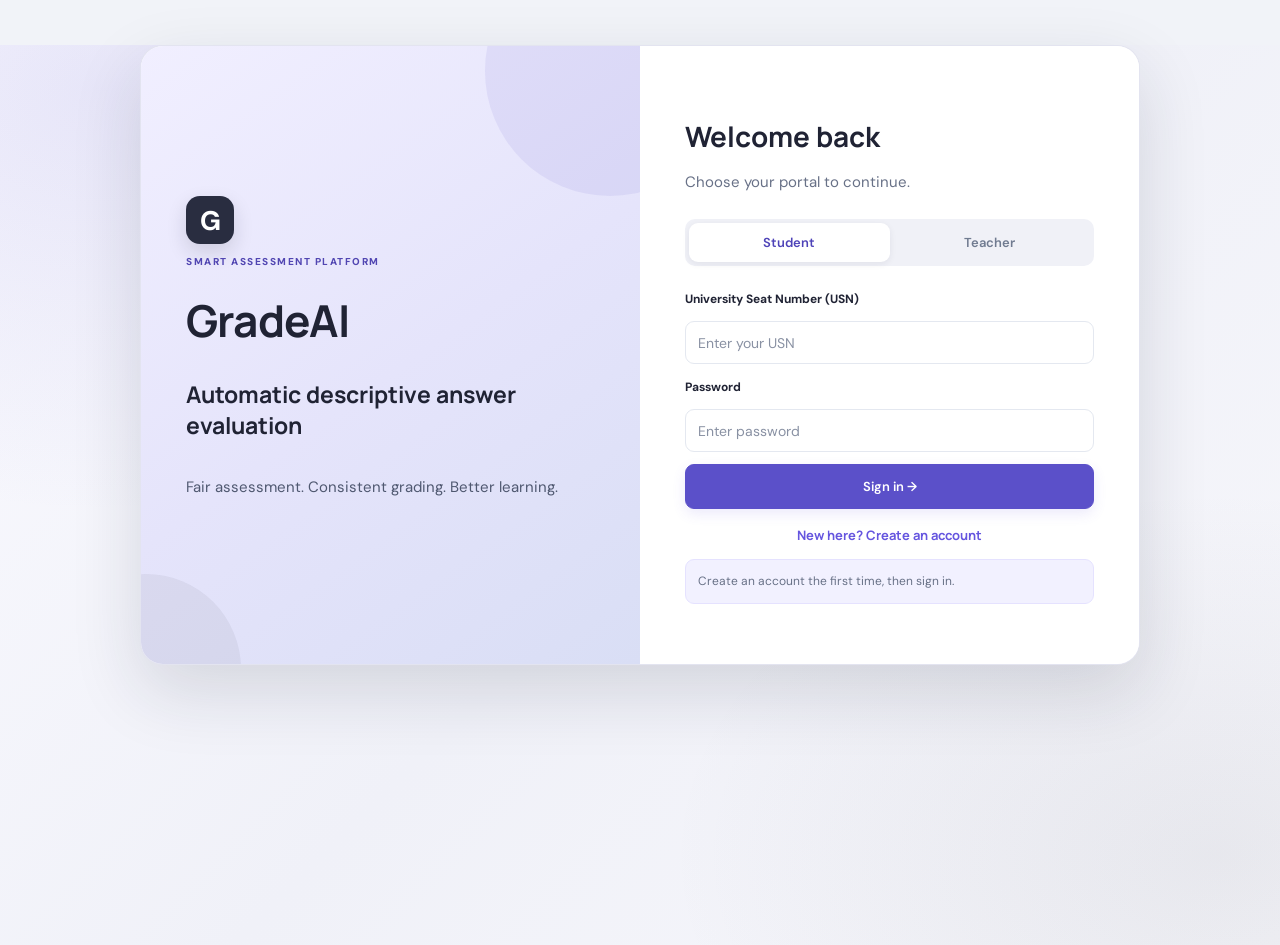
<file: gradeai_updated/gradeai/frontend/index.html>
<!DOCTYPE html>
<html lang="en">
 <head>
  <meta charset="utf-8"/>
  <meta content="width=device-width,initial-scale=1" name="viewport"/>
  <title>
   GradeAI
  </title>
  <link href="css/style.css" rel="stylesheet"/>
 </head>
 <body>
  <main class="login-shell">
   <aside class="login-art">
    <div class="logo-mark">
     G
    </div>
    <p class="eyebrow">
     SMART ASSESSMENT PLATFORM
    </p>
    <h1>
     GradeAI
    </h1>
    <h2>
     Automatic descriptive answer evaluation
    </h2>
    <p>
     Fair assessment. Consistent grading. Better learning.
    </p>
   </aside>
   <section class="login-panel">
    <h2>
     Welcome back
    </h2>
    <p>
     Choose your portal to continue.
    </p>
    <div class="tabs">
     <button class="active" data-role="student">
      Student
     </button>
     <button data-role="teacher">
      Teacher
     </button>
    </div>
    <form id="loginForm">
     <label id="idLabel">
      University Seat Number (USN)
     </label>
     <input autocomplete="username" id="loginId" placeholder="Enter your USN" required=""/>
     <label>
      Password
     </label>
     <input autocomplete="current-password" id="loginPassword" placeholder="Enter password" required="" type="password"/>
     <div hidden="" id="registerFields">
      <label>
       Confirm password
      </label>
      <input autocomplete="new-password" id="regPassword2" placeholder="Re-enter password" type="password"/>
      <label>
       Full name
      </label>
      <input id="regName" placeholder="Enter your full name"/>
      <div hidden="" id="codeField">
       <label>
        Teacher access code
       </label>
       <input id="regCode" placeholder="Code shown in the server window"/>
      </div>
     </div>
     <p class="error" id="loginError">
     </p>
     <button class="primary full" id="submitBtn">
      Sign in &rarr;
     </button>
    </form>
    <p style="text-align:center;margin:14px 0 0"><a href="#" id="toggleMode" style="color:var(--purple);font-weight:700;font-size:13px;text-decoration:none">New here? Create an account</a></p>
    <p class="hint" id="loginHint">
     Create an account the first time, then sign in.
    </p>
   </section>
  </main>
  <script src="js/app.js">
  </script>
 </body>
</html>
</file>
<file: gradeai_updated/gradeai/frontend/css/style.css>
@import url('https://fonts.googleapis.com/css2?family=DM+Sans:wght@400;500;600;700&family=Manrope:wght@500;600;700;800&display=swap');
:root {
    --purple:#6555df;
    --ink:#192238;
    --muted:#707b90;
    --line:#e4e8f0;
    --bg:#f6f8fc;
}
* {
    box-sizing:border-box;
}
body {
    margin:0;
    background:var(--bg);
    font:15px 'DM Sans',sans-serif;
    color:var(--ink);
}
h1,h2,a,.brand {
    font-family:Manrope,sans-serif;
}
h1 {
    letter-spacing:-.8px;
}
p {
    line-height:1.6;
    color:var(--muted);
}
header {
    height:72px;
    background:white;
    border-bottom:1px solid var(--line);
    display:flex;
    align-items:center;
    justify-content:space-between;
    padding:0 max(20px,calc((100% - 1100px)/2));
    gap:15px;
}
header a,.brand {
    font-weight:800;
    font-size:20px;
    text-decoration:none;
    color:var(--ink);
}
button {
    cursor:pointer;
    font:600 13px 'DM Sans',sans-serif;
    border-radius:9px;
    padding:11px 15px;
    border:1px solid var(--line);
    background:white;
    color:var(--ink);
}
.primary {
    background:var(--purple);
    border-color:var(--purple);
    color:white;
    padding:13px 18px;
}
.secondary {
    background:white;
    color:var(--purple);
    border-color:#cfc9ff;
}
.full {
    width:100%;
}
.page {
    max-width:1100px;
    margin:38px auto;
    padding:0 22px;
}
.card {
    background:white;
    border:1px solid var(--line);
    border-radius:16px;
    padding:24px;
    margin:18px 0;
    box-shadow:0 12px 32px #17213b08;
}
.eyebrow {
    font-size:10px;
    letter-spacing:1.5px;
    font-weight:800;
    color:var(--purple);
}
.pill,.demo-pill {
    font-size:11px;
    font-weight:800;
    letter-spacing:.6px;
    background:#f0eeff;
    color:var(--purple);
    padding:7px 10px;
    border-radius:20px;
}
.row {
    display:flex;
    justify-content:space-between;
    align-items:center;
    gap:12px;
}
.row a {
    color:var(--purple);
    font-size:12px;
    text-decoration:none;
}
textarea,input {
    font:14px 'DM Sans',sans-serif;
}
textarea {
    width:100%;
    resize:vertical;
    border:1px solid #dce1eb;
    border-radius:10px;
    padding:15px;
    line-height:1.7;
    outline:none;
    margin:12px 0;
}
textarea:focus,input:focus {
    border-color:#9b91ff;
}
#wordCount {
    font-size:12px;
    color:var(--muted);
}
.login-shell {
    width:min(1000px,94%);
    min-height:580px;
    margin:5vh auto;
    display:grid;
    grid-template-columns:1fr 1fr;
    border-radius:23px;
    overflow:hidden;
    background:white;
    box-shadow:0 24px 70px #1e2a4b18;
}
.login-art {
    padding:50px 45px;
    background:linear-gradient(145deg,#29244f,#6555df);
    color:white;
    display:flex;
    flex-direction:column;
    justify-content:center;
}
.login-art h1 {
    font-size:42px;
    margin:10px 0;
}
.login-art h2 {
    font-size:23px;
}
.login-art p {
    color:#e0ddff;
}
.logo-mark {
    width:48px;
    height:48px;
    border-radius:14px;
    background:#ffffff25;
    display:grid;
    place-items:center;
    font-size:27px;
    font-weight:800;
}
.login-panel {
    padding:48px 45px;
    align-self:center;
}
.login-panel h2 {
    font-size:28px;
    margin-bottom:4px;
}
.demo-pill {
    float:right;
}
.tabs {
    display:grid;
    grid-template-columns:1fr 1fr;
    background:#f1f3f9;
    padding:4px;
    border-radius:10px;
    margin:25px 0;
}
.tabs button {
    border:0;
    background:transparent;
    color:var(--muted);
}
.tabs button.active {
    background:white;
    color:var(--purple);
    box-shadow:0 2px 7px #17213b12;
}
.login-panel label,.mark-grid label {
    display:block;
    font-size:12px;
    font-weight:700;
    margin:15px 0 7px;
}
.login-panel input,.mark-grid input {
    width:100%;
    height:43px;
    border:1px solid var(--line);
    border-radius:9px;
    padding:0 12px;
    margin-top:7px;
}
.hint {
    font-size:12px;
    background:#f6f4ff;
    padding:12px;
    border-radius:9px;
}
.error {
    color:#bb3648;
    font-size:12px;
}
.response {
    white-space:pre-wrap;
    background:#f8f9fc;
    border:1px solid var(--line);
    border-radius:10px;
    padding:17px;
    line-height:1.8;
}
.actions {
    display:flex;
    gap:12px;
    flex-wrap:wrap;
    margin:20px 0;
}
.score {
    padding:15px;
    background:#f5f3ff;
    border-radius:10px;
    color:var(--purple);
}
.score strong {
    font-size:34px;
}
.score span {
    font-size:12px;
    color:var(--muted);
}
.table-wrap {
    overflow-x:auto;
}
table {
    width:100%;
    border-collapse:collapse;
    text-align:left;
}
th,td {
    padding:14px;
    border-bottom:1px solid var(--line);
    font-size:13px;
}
th {
    font-size:11px;
    text-transform:uppercase;
    color:var(--muted);
}
.action-link {
    color:var(--purple);
    font-weight:700;
    text-decoration:none;
}
.rubricrow {
    display:flex;
    justify-content:space-between;
    padding:12px;
    border:1px solid var(--line);
    border-radius:8px;
    margin:8px 0;
    font-size:13px;
}
.success {
    color:#188866;
    font-size:12px;
}
.mark-grid {
    display:grid;
    grid-template-columns:1fr 1fr;
    gap:4px 18px;
}
@media(max-width:700px) {
    .login-shell {
        grid-template-columns:1fr;
        margin:15px auto;
    }
    .login-art {
        padding:28px;
        min-height:180px;
    }
    .login-panel {
        padding:28px;
    }
    .page {
        margin-top:24px;
    }
    header {
        padding:0 15px;
    }
    .mark-grid {
        grid-template-columns:1fr;
    }
}
.submission-result {
    padding:12px 0;
    border-bottom:1px solid var(--line);
}
.submission-result>strong {
    display:block;
    margin:4px 0 8px;
    font-size:13px;
}
/* Grade AI Evaluation — refined background theme (keeps existing layout/content) *//
:root {
    --bg: #f1f3f8;
    --ink: #171a27;
    --muted: #697386;
    --line: #e0e4ee;
    --purple: #6555df;
}
html {
    min-height: 100%;
    background: #f1f3f8;
}
body {
    min-height: 100vh;
    background:
    radial-gradient(ellipse at 6% 4%, rgba(101,85,223,.12) 0, rgba(101,85,223,0) 32%),
    radial-gradient(ellipse at 96% 94%, rgba(31,39,65,.10) 0, rgba(31,39,65,0) 34%),
    linear-gradient(135deg, #f7f8fc 0%, #eff1f7 55%, #f5f6fb 100%);
    color: #171a27;
}
header {
    background: rgba(255,255,255,.94);
    border-bottom-color: rgba(218,223,235,.9);
    box-shadow: 0 5px 22px rgba(20,25,45,.055);
}
.card {
    background: rgba(255,255,255,.96);
    border-color: #e1e5ef;
    box-shadow: 0 12px 32px rgba(24,29,52,.065);
    transition: box-shadow .18s ease, transform .18s ease;
}
.card:hover {
    box-shadow: 0 15px 36px rgba(24,29,52,.09);
}
h1, h2, h3 {
    color: #191c2b;
}
textarea, input {
    background: rgba(255,255,255,.96);
    border-color: #dce1ec;
}
textarea:focus, input:focus {
    border-color: #8b80ef;
    box-shadow: 0 0 0 3px rgba(101,85,223,.10);
}
.pill, .demo-pill {
    background: #eeecff;
    color: #5143c3;
}
.primary {
    box-shadow: 0 5px 13px rgba(101,85,223,.12);
}
.primary:hover {
    box-shadow: 0 7px 18px rgba(101,85,223,.24);
    transform: translateY(-1px);
}
tbody tr:hover {
    background: #f7f6ff;
}
/* Keep the login accent sophisticated: charcoal fading into muted violet. *//
.login aside, .login-panel, .auth-side {
    background: linear-gradient(145deg, #171923 0%, #292b40 58%, #5146a7 100%);
}
@media (prefers-reduced-motion: reduce) {
    *, *::before, *::after {
        transition: none !important;
    }
}
/* Final accessible theme: light lavender canvas, charcoal typography, muted violet accents. *//
:root {
    --bg:#f4f5fb;
    --ink:#202334;
    --muted:#606a7d;
    --line:#e1e4ee;
    --purple:#5b50c9;
}
body {
    background: radial-gradient(ellipse at 8% 5%, rgba(110,99,210,.13), transparent 35%), radial-gradient(ellipse at 95% 90%, rgba(36,42,64,.07), transparent 32%), linear-gradient(135deg,#fafaff 0%,#f0f1f8 52%,#f7f7fb 100%);
    color:#202334;
}
.login-shell {
    background:#fff;
    box-shadow:0 26px 70px rgba(28,32,55,.14);
    border:1px solid rgba(224,226,239,.9);
}
.login-art {
    background:linear-gradient(145deg,#f1efff 0%,#e5e4fb 52%,#d9def5 100%);
    color:#202334;
    position:relative;
    overflow:hidden;
}
.login-art:before {
    content:"";
    position:absolute;
    width:250px;
    height:250px;
    right:-95px;
    top:-100px;
    border-radius:50%;
    background:rgba(91,80,201,.09);
}
.login-art:after {
    content:"";
    position:absolute;
    width:190px;
    height:190px;
    left:-90px;
    bottom:-100px;
    border-radius:50%;
    background:rgba(25,29,46,.055);
}
.login-art > * {
    position:relative;
    z-index:1;
}
.login-art .logo-mark {
    background:#292d40;
    color:#fff;
    box-shadow:0 8px 20px rgba(25,29,46,.14);
}
.login-art .eyebrow {
    color:#5146b2;
}
.login-art h1, .login-art h2 {
    color:#202334;
}
.login-art p {
    color:#4f5870;
}
.login-art h1 {
    font-size:44px;
}
.login-art h2 {
    line-height:1.35;
}
.login-panel {
    background:#fff;
    color:#202334;
}
.login-panel h2, .login-panel label {
    color:#202334;
}
.login-panel > p {
    color:#687187;
}
.login-panel input {
    color:#202334;
    background:#fff;
}
.login-panel input::placeholder {
    color:#8991a3;
}
.tabs {
    background:#f0f1f7;
}
.tabs button.active {
    background:#fff;
    color:#4e43b8;
}
.hint {
    background:#f2f1ff;
    color:#4d5570;
    border:1px solid #e5e2ff;
}
.primary {
    background:#5b50c9;
    border-color:#5b50c9;
    color:#fff;
}
.primary:hover {
    background:#4d43b6;
    border-color:#4d43b6;
}
.card {
    background:rgba(255,255,255,.98);
}
@media(max-width:700px) {
    .login-art {
        min-height:240px;
    }
    .login-art h1 {
        font-size:36px;
    }
}

/* ---- question dropdown, question form, evaluation blocks ---- */
.select-input, .form-grid input, .form-grid select {
    width:100%;
    height:43px;
    border:1px solid var(--line);
    border-radius:9px;
    padding:0 12px;
    margin:8px 0 14px;
    background:#fff;
    font:14px 'DM Sans',sans-serif;
    color:var(--ink);
}
.form-grid label {
    display:block;
    font-size:12px;
    font-weight:700;
    margin:12px 0 0;
}
.form-grid textarea {
    margin:8px 0 6px;
}
.eval-block {
    border:1px solid var(--line);
    border-radius:12px;
    padding:6px 18px 12px;
    margin:14px 0;
}
.ex-form {
    margin-top:14px;
}
</file>
